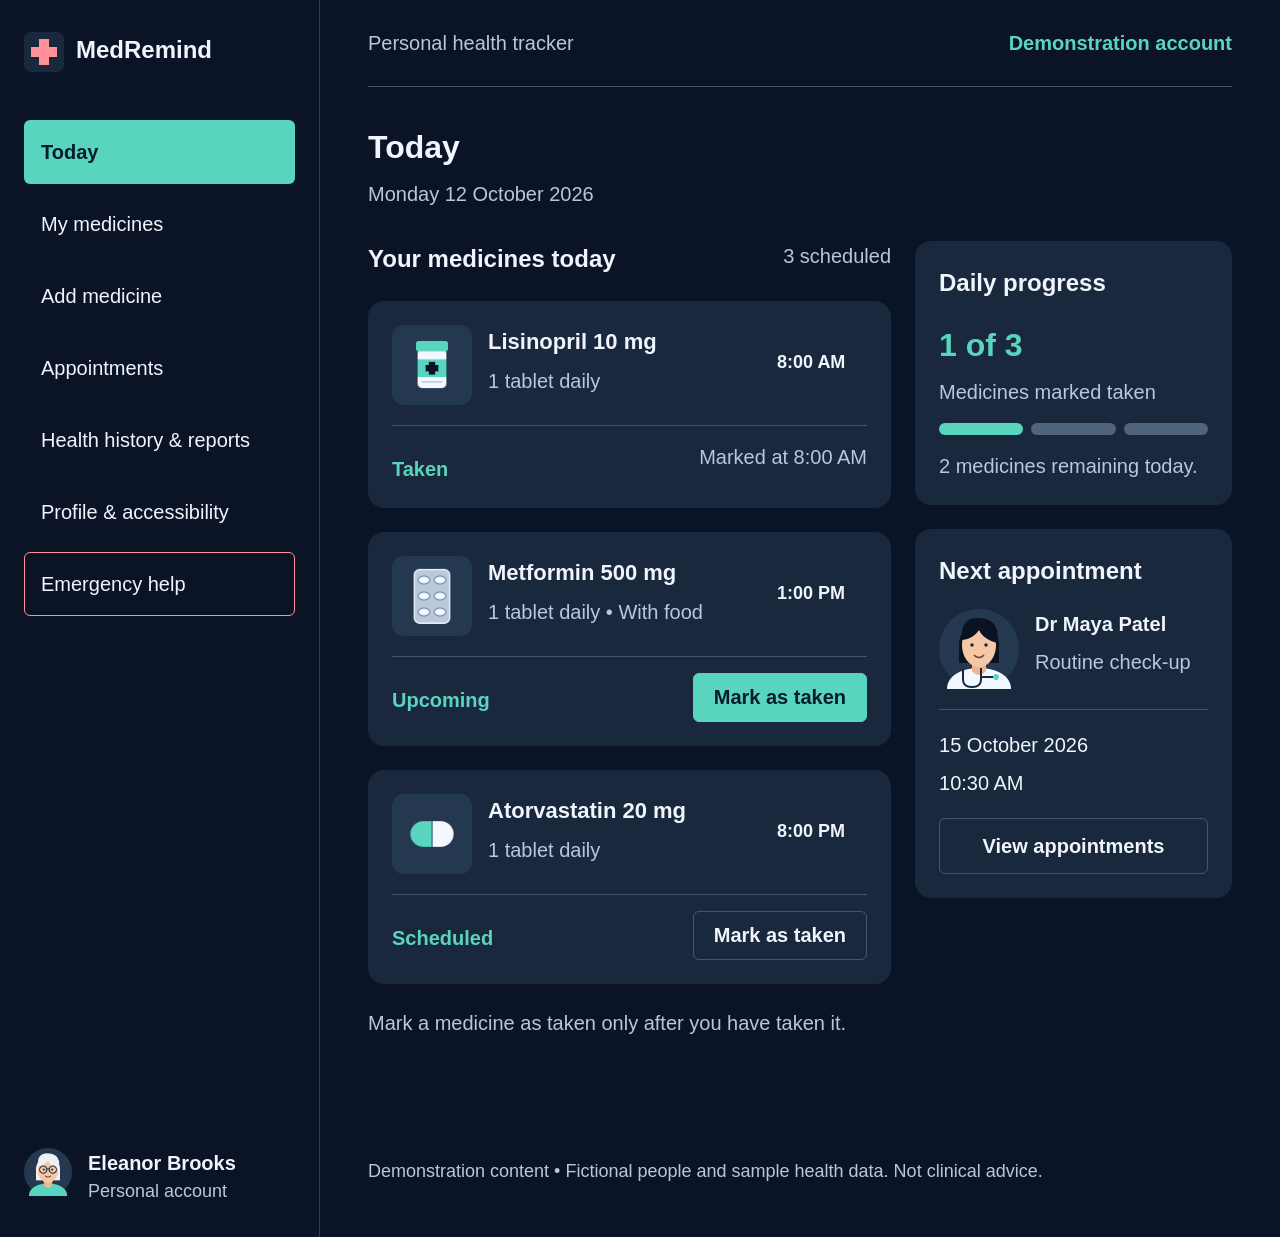
<file: index.html>
<!DOCTYPE html>
<html lang="en">
    <!-- head: sets the page title, character encoding, mobile viewport, icon and stylesheet links. -->
    <head>
        <meta charset="UTF-8">
        <meta name="viewport" content="width=device-width, initial-scale=1.0">
        <title>Today | MedRemind</title>
        <link rel="icon" href="01-today/assets/logo.png">
        <!-- Loads global.css for shared styles on every page. -->
        <link rel="stylesheet" href="global.css">
        <!-- Loads this page's style.css for the Today layout. -->
        <link rel="stylesheet" href="01-today/style.css">
    </head>
    <!-- body: contains the visible Today page. -->
    <body>
        <!-- div.site: contains the sidebar and the main content column for this page. -->
        <div class="site">
            <!-- aside.sidebar: contains the brand, page navigation and account details. -->
            <aside class="sidebar">
                <!-- a.brand: groups the logo and MedRemind name in a link back to Today. -->
                <a class="brand" href="index.html"><img class="logo" src="01-today/assets/logo.png" alt="">MedRemind</a>
                <!-- nav.navigation: contains links to all seven pages; active marks this page and emergency-link outlines Emergency help. -->
                <nav class="navigation">
                    <a class="active" href="index.html">Today</a>
                    <a class="" href="02-my-medicines/index.html">My medicines</a>
                    <a class="" href="03-add-medicine/index.html">Add medicine</a>
                    <a class="" href="04-appointments/index.html">Appointments</a>
                    <a class="" href="05-health-history/index.html">Health history &amp; reports</a>
                    <a class="" href="06-profile-accessibility/index.html">Profile &amp; accessibility</a>
                    <a class="emergency-link" href="07-emergency-help/index.html">Emergency help</a>
                </nav>
                <!-- div.account: groups Eleanor Brooks's picture, name and account description. -->
                <div class="account">
                    <img class="avatar" src="01-today/assets/eleanor.png" alt="Eleanor Brooks">
                    <strong>Eleanor Brooks</strong>
                    <p class="muted">Personal account</p>
                </div>
            </aside>
            <!-- div.content: contains the top bar, main page sections and footer beside the sidebar. -->
            <div class="content">
                <!-- header.topbar: groups the tracker label and demonstration-account label. -->
                <header class="topbar">
                    <p class="muted">Personal health tracker</p>
                    <strong>Demonstration account</strong>
                </header>
                <!-- main: contains the Today page content after the shared top bar. -->
                <main>
                    <!-- div.page-heading: groups the page title and subtitle. -->
                    <div class="page-heading">
                        <h1>Today</h1>
                        <p class="subtitle">Monday 12 October 2026</p>
                    </div>
                    <!-- div.today-layout: places today's medicine list beside the progress and appointment cards. -->
                    <div class="today-layout">
                        <!-- section: contains the Your medicines today section and its related information. -->
                        <section>
                            <!-- div.section-heading: groups a section title with its count or action link. -->
                            <div class="section-heading">
                                <h2>Your medicines today</h2>
                                <span class="muted">3 scheduled</span>
                            </div>
                            <!-- article.card.dose-card: contains the Lisinopril 10 mg section and its related information. -->
                            <article class="card dose-card">
                                <!-- div.dose-top: groups the medicine image, name, dose and scheduled time. -->
                                <div class="dose-top">
                                    <img class="card-image" src="01-today/assets/bottle.png" alt="">
                                    <!-- Unnamed div inside div.dose-top: groups the Lisinopril 10 mg name and dose description. -->
                                    <div>
                                        <h3>Lisinopril 10 mg</h3>
                                        <p class="muted">1 tablet daily</p>
                                    </div>
                                    <strong class="dose-time">8:00 AM</strong>
                                </div>
                                <!-- div.dose-bottom: groups the dose status with its recorded time or Mark as taken button. -->
                                <div class="dose-bottom">
                                    <strong class="accent">Taken</strong>
                                    <span class="muted">Marked at 8:00 AM</span>
                                </div>
                            </article>
                            <!-- article.card.dose-card: contains the Metformin 500 mg section and its related information. -->
                            <article class="card dose-card">
                                <!-- div.dose-top: groups the medicine image, name, dose and scheduled time. -->
                                <div class="dose-top">
                                    <img class="card-image" src="01-today/assets/blister.png" alt="">
                                    <!-- Unnamed div inside div.dose-top: groups the Metformin 500 mg name and dose description. -->
                                    <div>
                                        <h3>Metformin 500 mg</h3>
                                        <p class="muted">1 tablet daily &bull; With food</p>
                                    </div>
                                    <strong class="dose-time">1:00 PM</strong>
                                </div>
                                <!-- div.dose-bottom: groups the dose status with its recorded time or Mark as taken button. -->
                                <div class="dose-bottom">
                                    <strong class="accent">Upcoming</strong>
                                    <!-- button.button.primary: displays Mark as taken; disabled keeps this static layout from performing the action. -->
                                    <button class="button primary" type="button" disabled title="Static HTML and CSS layout">Mark as taken</button>
                                </div>
                            </article>
                            <!-- article.card.dose-card: contains the Atorvastatin 20 mg section and its related information. -->
                            <article class="card dose-card">
                                <!-- div.dose-top: groups the medicine image, name, dose and scheduled time. -->
                                <div class="dose-top">
                                    <img class="card-image" src="01-today/assets/capsule.png" alt="">
                                    <!-- Unnamed div inside div.dose-top: groups the Atorvastatin 20 mg name and dose description. -->
                                    <div>
                                        <h3>Atorvastatin 20 mg</h3>
                                        <p class="muted">1 tablet daily</p>
                                    </div>
                                    <strong class="dose-time">8:00 PM</strong>
                                </div>
                                <!-- div.dose-bottom: groups the dose status with its recorded time or Mark as taken button. -->
                                <div class="dose-bottom">
                                    <strong class="accent">Scheduled</strong>
                                    <!-- button.button: displays Mark as taken; disabled keeps this static layout from performing the action. -->
                                    <button class="button" type="button" disabled title="Static HTML and CSS layout">Mark as taken</button>
                                </div>
                            </article>
                            <p class="note">Mark a medicine as taken only after you have taken it.</p>
                        </section>
                        <!-- aside: groups the Daily progress and Next appointment cards in the summary column. -->
                        <aside>
                            <!-- section.card: contains the Daily progress section and its related information. -->
                            <section class="card">
                                <h2>Daily progress</h2>
                                <p class="progress-number accent">1 of 3</p>
                                <p class="muted">Medicines marked taken</p>
                                <!-- div.progress-bars: groups three progress segments, one for each scheduled medicine. -->
                                <div class="progress-bars">
                                    <span class="complete"></span>
                                    <span></span>
                                    <span></span>
                                </div>
                                <p class="muted">2 medicines remaining today.</p>
                            </section>
                            <!-- section.card: contains the Next appointment section and its related information. -->
                            <section class="card">
                                <h2>Next appointment</h2>
                                <!-- div.doctor-row: groups the doctor's portrait, name and appointment type. -->
                                <div class="doctor-row">
                                    <img class="portrait" src="01-today/assets/doctor-maya.png" alt="">
                                    <!-- Unnamed div inside div.doctor-row: groups the doctor name and appointment type. -->
                                    <div>
                                        <strong>Dr Maya Patel</strong>
                                        <p class="muted">Routine check-up</p>
                                    </div>
                                </div>
                                <hr class="divider">
                                <p>15 October 2026</p>
                                <p>10:30 AM</p>
                                <!-- a.button.full: displays the View appointments link as a button. -->
                                <a class="button full" href="04-appointments/index.html">View appointments</a>
                            </section>
                        </aside>
                    </div>
                </main>
                <!-- footer: identifies the people and health records as demonstration content. -->
                <footer>
                    Demonstration content &bull; Fictional people and sample health data. Not clinical advice.
                </footer>
            </div>
        </div>
    </body>
</html>
</file>
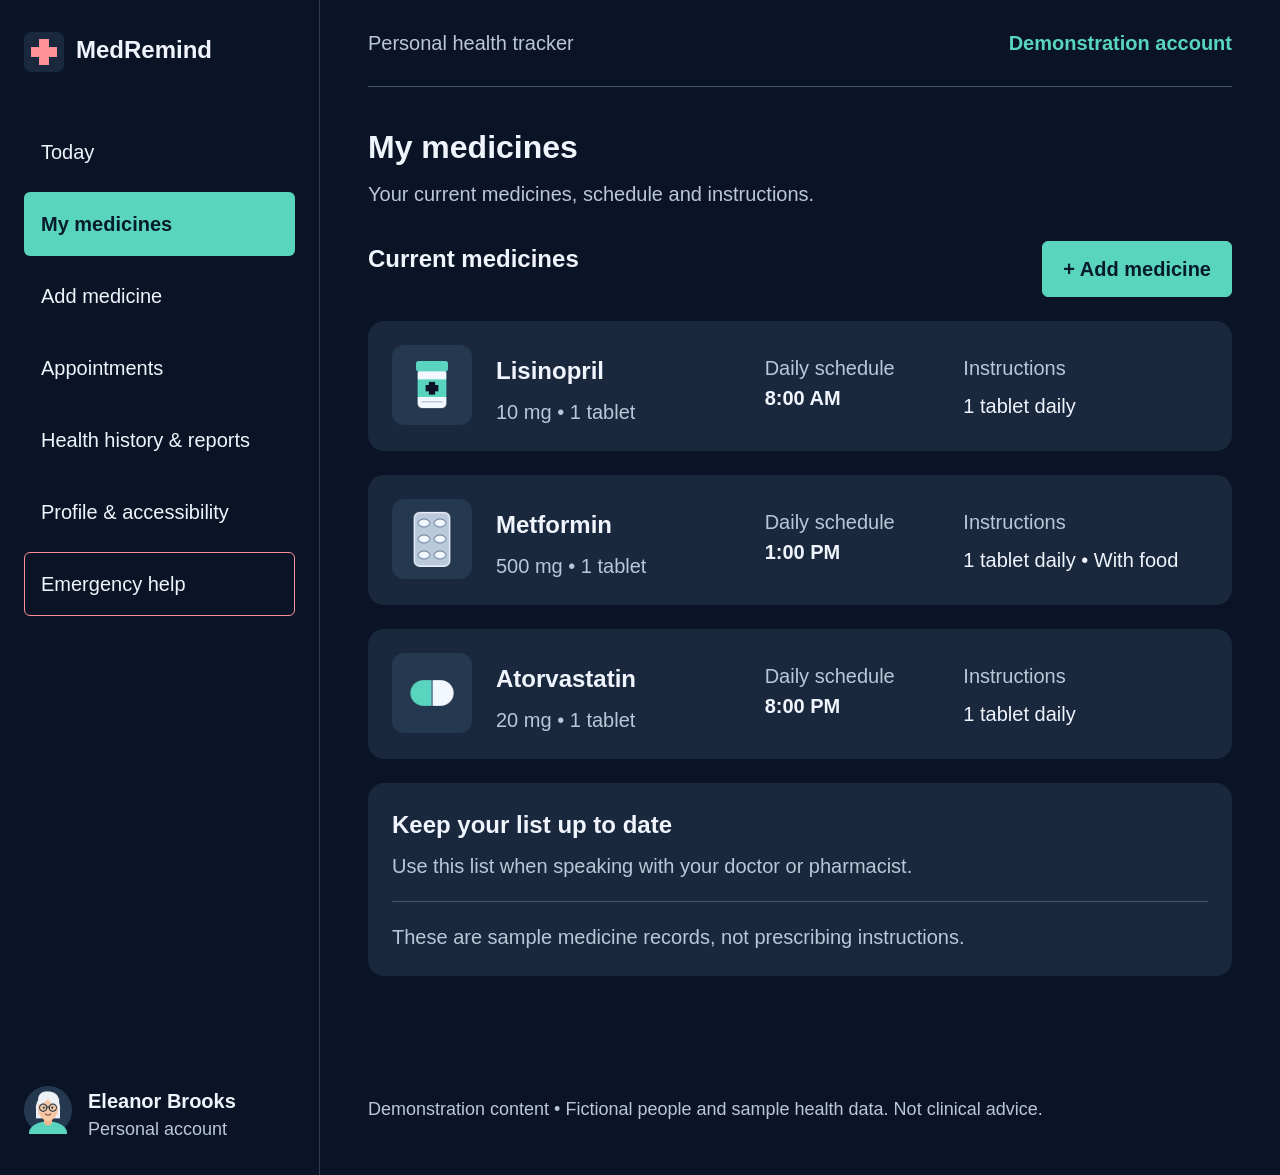
<file: 02-my-medicines/index.html>
<!DOCTYPE html>
<html lang="en">
    <!-- head: sets the page title, character encoding, mobile viewport, icon and stylesheet links. -->
    <head>
        <meta charset="UTF-8">
        <meta name="viewport" content="width=device-width, initial-scale=1.0">
        <title>My medicines | MedRemind</title>
        <link rel="icon" href="../01-today/assets/logo.png">
        <!-- Loads global.css for shared styles on every page. -->
        <link rel="stylesheet" href="../global.css">
        <!-- Loads this page's style.css for the My medicines layout. -->
        <link rel="stylesheet" href="style.css">
    </head>
    <!-- body: contains the visible My medicines page. -->
    <body>
        <!-- div.site: contains the sidebar and the main content column for this page. -->
        <div class="site">
            <!-- aside.sidebar: contains the brand, page navigation and account details. -->
            <aside class="sidebar">
                <!-- a.brand: groups the logo and MedRemind name in a link back to Today. -->
                <a class="brand" href="../index.html"><img class="logo" src="../01-today/assets/logo.png" alt="">MedRemind</a>
                <!-- nav.navigation: contains links to all seven pages; active marks this page and emergency-link outlines Emergency help. -->
                <nav class="navigation">
                    <a class="" href="../index.html">Today</a>
                    <a class="active" href="../02-my-medicines/index.html">My medicines</a>
                    <a class="" href="../03-add-medicine/index.html">Add medicine</a>
                    <a class="" href="../04-appointments/index.html">Appointments</a>
                    <a class="" href="../05-health-history/index.html">Health history &amp; reports</a>
                    <a class="" href="../06-profile-accessibility/index.html">Profile &amp; accessibility</a>
                    <a class="emergency-link" href="../07-emergency-help/index.html">Emergency help</a>
                </nav>
                <!-- div.account: groups Eleanor Brooks's picture, name and account description. -->
                <div class="account">
                    <img class="avatar" src="../01-today/assets/eleanor.png" alt="Eleanor Brooks">
                    <strong>Eleanor Brooks</strong>
                    <p class="muted">Personal account</p>
                </div>
            </aside>
            <!-- div.content: contains the top bar, main page sections and footer beside the sidebar. -->
            <div class="content">
                <!-- header.topbar: groups the tracker label and demonstration-account label. -->
                <header class="topbar">
                    <p class="muted">Personal health tracker</p>
                    <strong>Demonstration account</strong>
                </header>
                <!-- main: contains the My medicines page content after the shared top bar. -->
                <main>
                    <!-- div.page-heading: groups the page title and subtitle. -->
                    <div class="page-heading">
                        <h1>My medicines</h1>
                        <p class="subtitle">Your current medicines, schedule and instructions.</p>
                    </div>
                    <!-- div.section-heading: groups a section title with its count or action link. -->
                    <div class="section-heading">
                        <h2>Current medicines</h2>
                        <!-- a.button.primary: displays the + Add medicine link as a button. -->
                        <a class="button primary" href="../03-add-medicine/index.html">+ Add medicine</a>
                    </div>
                    <!-- article.medicine-row: groups one medicine's image, name, dose, schedule and instructions. -->
                    <article class="card medicine-row">
                        <img class="card-image" src="../01-today/assets/bottle.png" alt="">
                        <!-- Unnamed div inside article.card.medicine-row: groups the Lisinopril name and dose. -->
                        <div>
                            <h3>Lisinopril</h3>
                            <p class="muted">10 mg &bull; 1 tablet</p>
                        </div>
                        <!-- Unnamed div inside article.card.medicine-row: groups the schedule label and medicine time. -->
                        <div>
                            <p class="muted">Daily schedule</p>
                            <strong>8:00 AM</strong>
                        </div>
                        <!-- Unnamed div inside article.card.medicine-row: groups the instructions label and medicine directions. -->
                        <div>
                            <p class="muted">Instructions</p>
                            <p>1 tablet daily</p>
                        </div>
                    </article>
                    <!-- article.medicine-row: groups one medicine's image, name, dose, schedule and instructions. -->
                    <article class="card medicine-row">
                        <img class="card-image" src="../01-today/assets/blister.png" alt="">
                        <!-- Unnamed div inside article.card.medicine-row: groups the Metformin name and dose. -->
                        <div>
                            <h3>Metformin</h3>
                            <p class="muted">500 mg &bull; 1 tablet</p>
                        </div>
                        <!-- Unnamed div inside article.card.medicine-row: groups the schedule label and medicine time. -->
                        <div>
                            <p class="muted">Daily schedule</p>
                            <strong>1:00 PM</strong>
                        </div>
                        <!-- Unnamed div inside article.card.medicine-row: groups the instructions label and medicine directions. -->
                        <div>
                            <p class="muted">Instructions</p>
                            <p>1 tablet daily &bull; With food</p>
                        </div>
                    </article>
                    <!-- article.medicine-row: groups one medicine's image, name, dose, schedule and instructions. -->
                    <article class="card medicine-row">
                        <img class="card-image" src="../01-today/assets/capsule.png" alt="">
                        <!-- Unnamed div inside article.card.medicine-row: groups the Atorvastatin name and dose. -->
                        <div>
                            <h3>Atorvastatin</h3>
                            <p class="muted">20 mg &bull; 1 tablet</p>
                        </div>
                        <!-- Unnamed div inside article.card.medicine-row: groups the schedule label and medicine time. -->
                        <div>
                            <p class="muted">Daily schedule</p>
                            <strong>8:00 PM</strong>
                        </div>
                        <!-- Unnamed div inside article.card.medicine-row: groups the instructions label and medicine directions. -->
                        <div>
                            <p class="muted">Instructions</p>
                            <p>1 tablet daily</p>
                        </div>
                    </article>
                    <!-- aside.card: contains the Keep your list up to date section and its related information. -->
                    <aside class="card">
                        <h3>Keep your list up to date</h3>
                        <p class="muted">Use this list when speaking with your doctor or pharmacist.</p>
                        <hr class="divider">
                        <p class="muted">These are sample medicine records, not prescribing instructions.</p>
                    </aside>
                </main>
                <!-- footer: identifies the people and health records as demonstration content. -->
                <footer>
                    Demonstration content &bull; Fictional people and sample health data. Not clinical advice.
                </footer>
            </div>
        </div>
    </body>
</html>
</file>
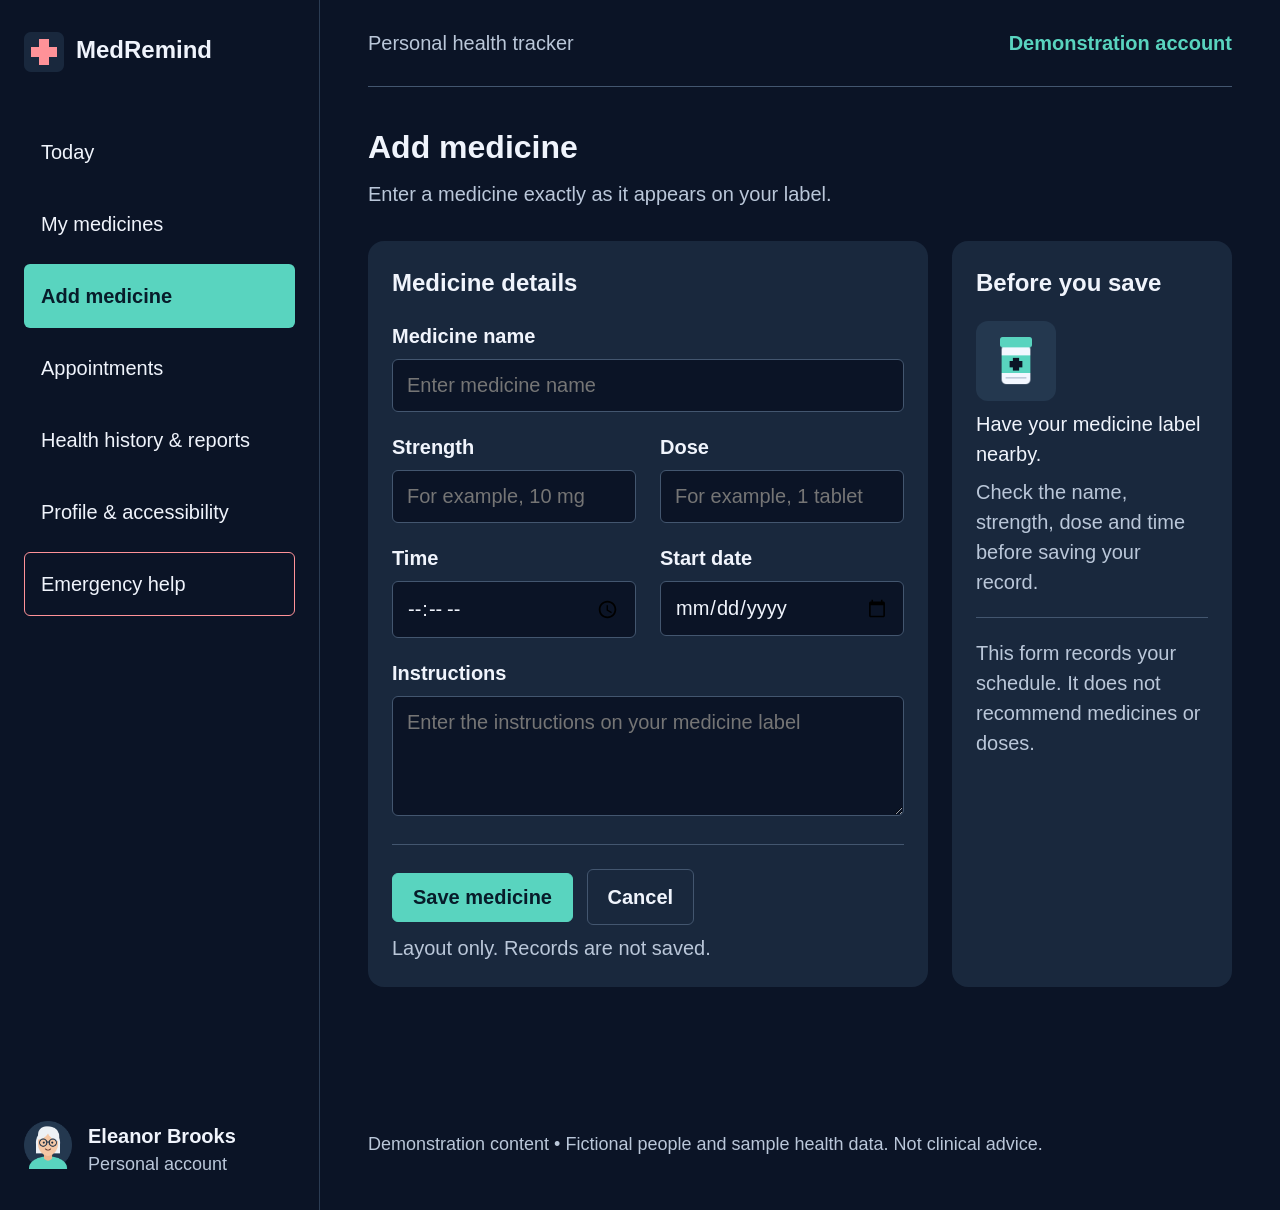
<file: 03-add-medicine/index.html>
<!DOCTYPE html>
<html lang="en">
    <!-- head: sets the page title, character encoding, mobile viewport, icon and stylesheet links. -->
    <head>
        <meta charset="UTF-8">
        <meta name="viewport" content="width=device-width, initial-scale=1.0">
        <title>Add medicine | MedRemind</title>
        <link rel="icon" href="../01-today/assets/logo.png">
        <!-- Loads global.css for shared styles on every page. -->
        <link rel="stylesheet" href="../global.css">
        <!-- Loads this page's style.css for the Add medicine layout. -->
        <link rel="stylesheet" href="style.css">
    </head>
    <!-- body: contains the visible Add medicine page. -->
    <body>
        <!-- div.site: contains the sidebar and the main content column for this page. -->
        <div class="site">
            <!-- aside.sidebar: contains the brand, page navigation and account details. -->
            <aside class="sidebar">
                <!-- a.brand: groups the logo and MedRemind name in a link back to Today. -->
                <a class="brand" href="../index.html"><img class="logo" src="../01-today/assets/logo.png" alt="">MedRemind</a>
                <!-- nav.navigation: contains links to all seven pages; active marks this page and emergency-link outlines Emergency help. -->
                <nav class="navigation">
                    <a class="" href="../index.html">Today</a>
                    <a class="" href="../02-my-medicines/index.html">My medicines</a>
                    <a class="active" href="../03-add-medicine/index.html">Add medicine</a>
                    <a class="" href="../04-appointments/index.html">Appointments</a>
                    <a class="" href="../05-health-history/index.html">Health history &amp; reports</a>
                    <a class="" href="../06-profile-accessibility/index.html">Profile &amp; accessibility</a>
                    <a class="emergency-link" href="../07-emergency-help/index.html">Emergency help</a>
                </nav>
                <!-- div.account: groups Eleanor Brooks's picture, name and account description. -->
                <div class="account">
                    <img class="avatar" src="../01-today/assets/eleanor.png" alt="Eleanor Brooks">
                    <strong>Eleanor Brooks</strong>
                    <p class="muted">Personal account</p>
                </div>
            </aside>
            <!-- div.content: contains the top bar, main page sections and footer beside the sidebar. -->
            <div class="content">
                <!-- header.topbar: groups the tracker label and demonstration-account label. -->
                <header class="topbar">
                    <p class="muted">Personal health tracker</p>
                    <strong>Demonstration account</strong>
                </header>
                <!-- main: contains the Add medicine page content after the shared top bar. -->
                <main>
                    <!-- div.page-heading: groups the page title and subtitle. -->
                    <div class="page-heading">
                        <h1>Add medicine</h1>
                        <p class="subtitle">Enter a medicine exactly as it appears on your label.</p>
                    </div>
                    <!-- div.add-layout: places the medicine-entry form beside the label-checking instructions. -->
                    <div class="add-layout">
                        <!-- form.card: groups the medicine-entry fields; this HTML/CSS layout does not save records. -->
                        <form class="card">
                            <h2>Medicine details</h2>
                            <!-- div.field: groups the Medicine name label and its input control. -->
                            <div class="field">
                                <label for="medicine-name">Medicine name</label>
                                <input id="medicine-name" type="text" placeholder="Enter medicine name" required>
                            </div>
                            <!-- div.field-pair: groups two related form fields in one row on desktop. -->
                            <div class="field-pair">
                                <!-- div.field: groups the Strength label and its input control. -->
                                <div class="field">
                                    <label for="strength">Strength</label>
                                    <input id="strength" type="text" placeholder="For example, 10 mg" required>
                                </div>
                                <!-- div.field: groups the Dose label and its input control. -->
                                <div class="field">
                                    <label for="dose">Dose</label>
                                    <input id="dose" type="text" placeholder="For example, 1 tablet" required>
                                </div>
                            </div>
                            <!-- div.field-pair: groups two related form fields in one row on desktop. -->
                            <div class="field-pair">
                                <!-- div.field: groups the Time label and its input control. -->
                                <div class="field">
                                    <label for="medicine-time">Time</label>
                                    <input id="medicine-time" type="time" required>
                                </div>
                                <!-- div.field: groups the Start date label and its input control. -->
                                <div class="field">
                                    <label for="start-date">Start date</label>
                                    <input id="start-date" type="date" required>
                                </div>
                            </div>
                            <!-- div.field: groups the Instructions label and its input control. -->
                            <div class="field">
                                <label for="instructions">Instructions</label>
                                <textarea id="instructions" rows="4" placeholder="Enter the instructions on your medicine label"></textarea>
                            </div>
                            <!-- div.form-actions: groups the Save medicine button and Cancel link. -->
                            <div class="form-actions">
                                <!-- button.button.primary: displays Save medicine; disabled keeps this static layout from performing the action. -->
                                <button class="button primary" type="button" disabled title="Static HTML and CSS layout">Save medicine</button>
                                <!-- a.button: displays the Cancel link as a button. -->
                                <a class="button" href="../02-my-medicines/index.html">Cancel</a>
                            </div>
                            <p class="note">Layout only. Records are not saved.</p>
                        </form>
                        <!-- aside.card: contains the Before you save section and its related information. -->
                        <aside class="card">
                            <h2>Before you save</h2>
                            <img class="card-image" src="../01-today/assets/bottle.png" alt="">
                            <p>Have your medicine label nearby.</p>
                            <p class="muted">Check the name, strength, dose and time before saving your record.</p>
                            <hr class="divider">
                            <p class="muted">This form records your schedule. It does not recommend medicines or doses.</p>
                        </aside>
                    </div>
                </main>
                <!-- footer: identifies the people and health records as demonstration content. -->
                <footer>
                    Demonstration content &bull; Fictional people and sample health data. Not clinical advice.
                </footer>
            </div>
        </div>
    </body>
</html>
</file>
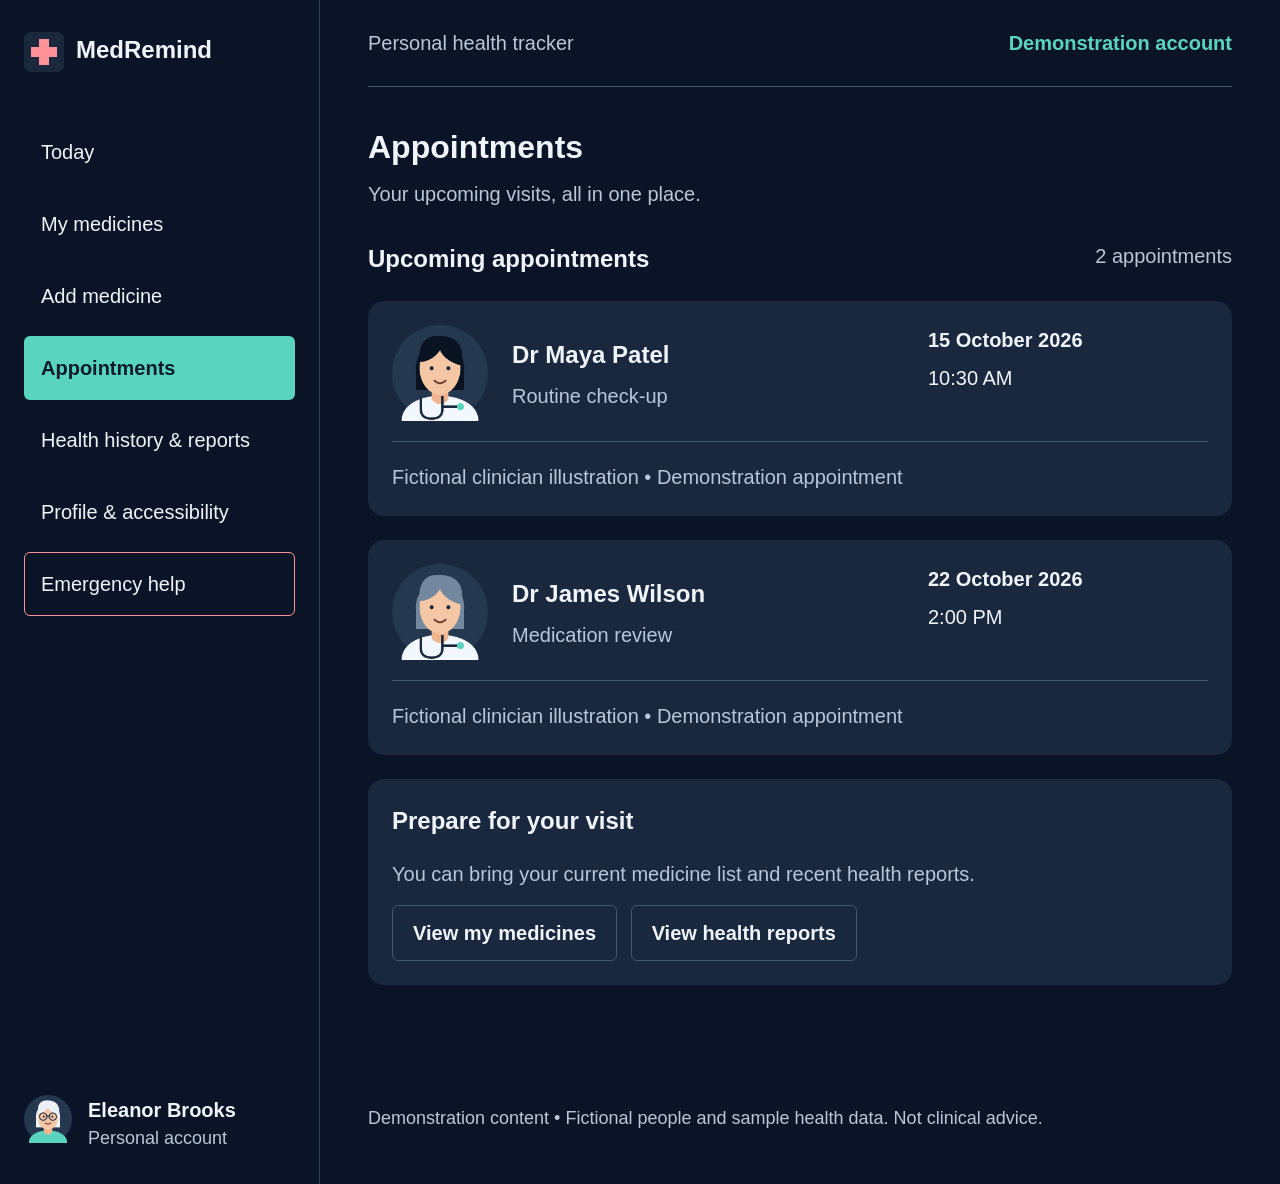
<file: 04-appointments/index.html>
<!DOCTYPE html>
<html lang="en">
    <!-- head: sets the page title, character encoding, mobile viewport, icon and stylesheet links. -->
    <head>
        <meta charset="UTF-8">
        <meta name="viewport" content="width=device-width, initial-scale=1.0">
        <title>Appointments | MedRemind</title>
        <link rel="icon" href="../01-today/assets/logo.png">
        <!-- Loads global.css for shared styles on every page. -->
        <link rel="stylesheet" href="../global.css">
        <!-- Loads this page's style.css for the Appointments layout. -->
        <link rel="stylesheet" href="style.css">
    </head>
    <!-- body: contains the visible Appointments page. -->
    <body>
        <!-- div.site: contains the sidebar and the main content column for this page. -->
        <div class="site">
            <!-- aside.sidebar: contains the brand, page navigation and account details. -->
            <aside class="sidebar">
                <!-- a.brand: groups the logo and MedRemind name in a link back to Today. -->
                <a class="brand" href="../index.html"><img class="logo" src="../01-today/assets/logo.png" alt="">MedRemind</a>
                <!-- nav.navigation: contains links to all seven pages; active marks this page and emergency-link outlines Emergency help. -->
                <nav class="navigation">
                    <a class="" href="../index.html">Today</a>
                    <a class="" href="../02-my-medicines/index.html">My medicines</a>
                    <a class="" href="../03-add-medicine/index.html">Add medicine</a>
                    <a class="active" href="../04-appointments/index.html">Appointments</a>
                    <a class="" href="../05-health-history/index.html">Health history &amp; reports</a>
                    <a class="" href="../06-profile-accessibility/index.html">Profile &amp; accessibility</a>
                    <a class="emergency-link" href="../07-emergency-help/index.html">Emergency help</a>
                </nav>
                <!-- div.account: groups Eleanor Brooks's picture, name and account description. -->
                <div class="account">
                    <img class="avatar" src="../01-today/assets/eleanor.png" alt="Eleanor Brooks">
                    <strong>Eleanor Brooks</strong>
                    <p class="muted">Personal account</p>
                </div>
            </aside>
            <!-- div.content: contains the top bar, main page sections and footer beside the sidebar. -->
            <div class="content">
                <!-- header.topbar: groups the tracker label and demonstration-account label. -->
                <header class="topbar">
                    <p class="muted">Personal health tracker</p>
                    <strong>Demonstration account</strong>
                </header>
                <!-- main: contains the Appointments page content after the shared top bar. -->
                <main>
                    <!-- div.page-heading: groups the page title and subtitle. -->
                    <div class="page-heading">
                        <h1>Appointments</h1>
                        <p class="subtitle">Your upcoming visits, all in one place.</p>
                    </div>
                    <!-- div.section-heading: groups a section title with its count or action link. -->
                    <div class="section-heading">
                        <h2>Upcoming appointments</h2>
                        <span class="muted">2 appointments</span>
                    </div>
                    <!-- article.card: contains the Dr Maya Patel section and its related information. -->
                    <article class="card">
                        <!-- div.appointment-row: groups the doctor's portrait, visit details, date and time. -->
                        <div class="appointment-row">
                            <img class="portrait" src="../01-today/assets/doctor-maya.png" alt="Dr Maya Patel">
                            <!-- Unnamed div inside div.appointment-row: groups the doctor name and visit type. -->
                            <div>
                                <h3>Dr Maya Patel</h3>
                                <p class="muted">Routine check-up</p>
                            </div>
                            <!-- Unnamed div inside div.appointment-row: groups the appointment date and time. -->
                            <div>
                                <strong>15 October 2026</strong>
                                <p>10:30 AM</p>
                            </div>
                        </div>
                        <hr class="divider">
                        <p class="muted">Fictional clinician illustration &bull; Demonstration appointment</p>
                    </article>
                    <!-- article.card: contains the Dr James Wilson section and its related information. -->
                    <article class="card">
                        <!-- div.appointment-row: groups the doctor's portrait, visit details, date and time. -->
                        <div class="appointment-row">
                            <img class="portrait" src="../01-today/assets/doctor-james.png" alt="Dr James Wilson">
                            <!-- Unnamed div inside div.appointment-row: groups the doctor name and visit type. -->
                            <div>
                                <h3>Dr James Wilson</h3>
                                <p class="muted">Medication review</p>
                            </div>
                            <!-- Unnamed div inside div.appointment-row: groups the appointment date and time. -->
                            <div>
                                <strong>22 October 2026</strong>
                                <p>2:00 PM</p>
                            </div>
                        </div>
                        <hr class="divider">
                        <p class="muted">Fictional clinician illustration &bull; Demonstration appointment</p>
                    </article>
                    <!-- section.card.visit-card: contains the Prepare for your visit section and its related information. -->
                    <section class="card visit-card">
                        <h2>Prepare for your visit</h2>
                        <p class="muted">You can bring your current medicine list and recent health reports.</p>
                        <!-- a.button: displays the View my medicines link as a button. -->
                        <a class="button" href="../02-my-medicines/index.html">View my medicines</a>
                        <!-- a.button: displays the View health reports link as a button. -->
                        <a class="button" href="../05-health-history/index.html">View health reports</a>
                    </section>
                </main>
                <!-- footer: identifies the people and health records as demonstration content. -->
                <footer>
                    Demonstration content &bull; Fictional people and sample health data. Not clinical advice.
                </footer>
            </div>
        </div>
    </body>
</html>
</file>
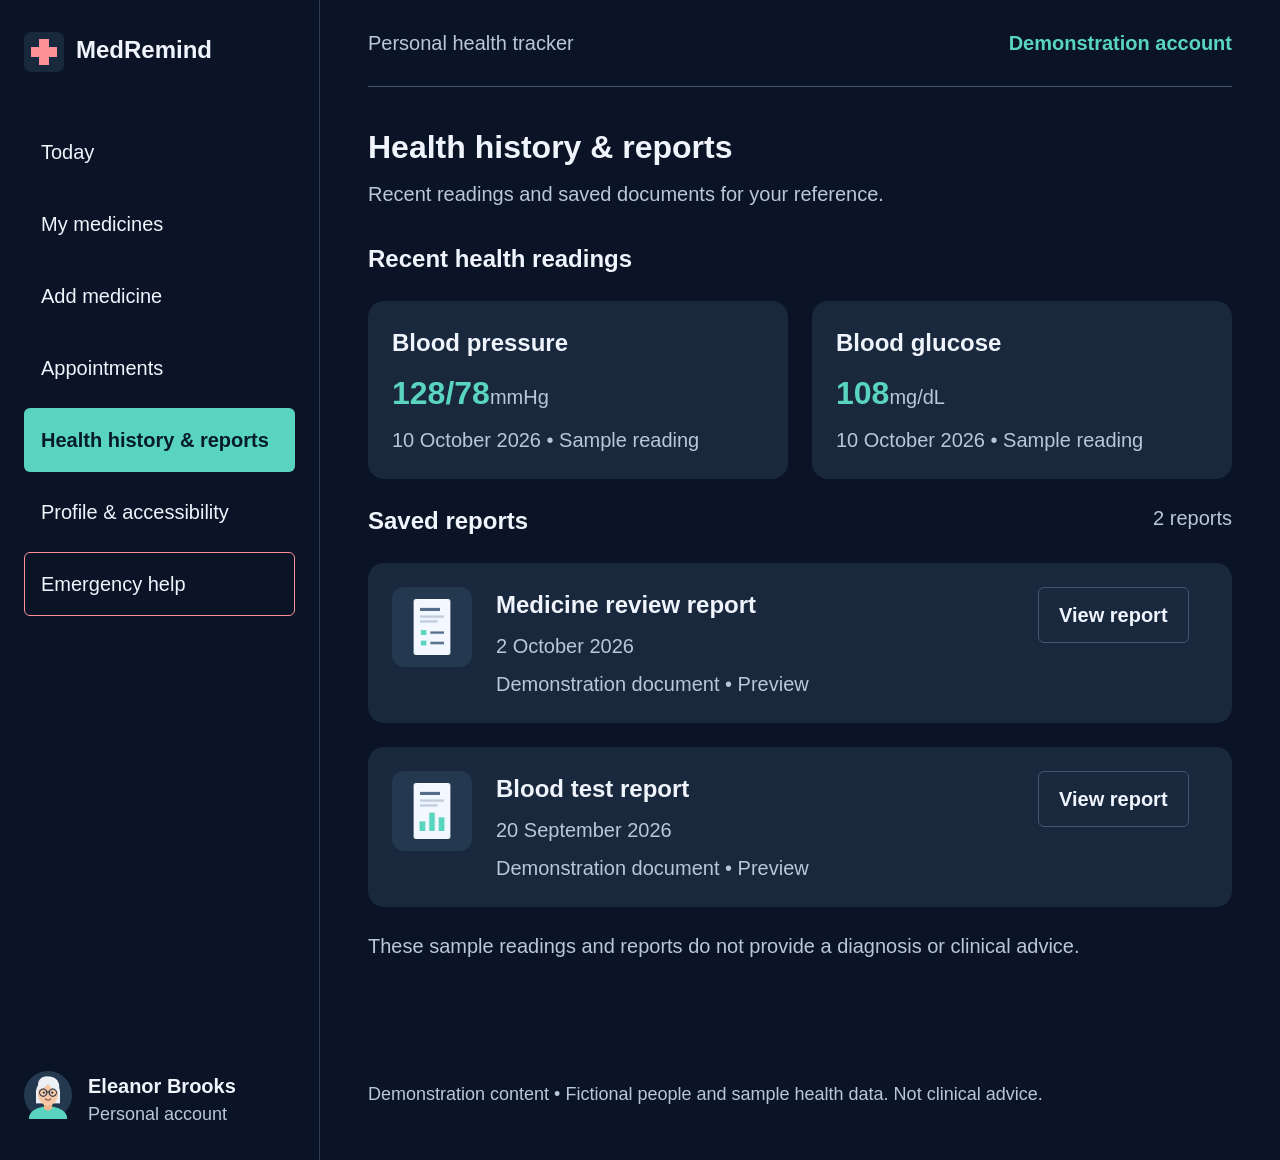
<file: 05-health-history/index.html>
<!DOCTYPE html>
<html lang="en">
    <!-- head: sets the page title, character encoding, mobile viewport, icon and stylesheet links. -->
    <head>
        <meta charset="UTF-8">
        <meta name="viewport" content="width=device-width, initial-scale=1.0">
        <title>Health history &amp; reports | MedRemind</title>
        <link rel="icon" href="../01-today/assets/logo.png">
        <!-- Loads global.css for shared styles on every page. -->
        <link rel="stylesheet" href="../global.css">
        <!-- Loads this page's style.css for the Health history & reports layout. -->
        <link rel="stylesheet" href="style.css">
    </head>
    <!-- body: contains the visible Health history & reports page. -->
    <body>
        <!-- div.site: contains the sidebar and the main content column for this page. -->
        <div class="site">
            <!-- aside.sidebar: contains the brand, page navigation and account details. -->
            <aside class="sidebar">
                <!-- a.brand: groups the logo and MedRemind name in a link back to Today. -->
                <a class="brand" href="../index.html"><img class="logo" src="../01-today/assets/logo.png" alt="">MedRemind</a>
                <!-- nav.navigation: contains links to all seven pages; active marks this page and emergency-link outlines Emergency help. -->
                <nav class="navigation">
                    <a class="" href="../index.html">Today</a>
                    <a class="" href="../02-my-medicines/index.html">My medicines</a>
                    <a class="" href="../03-add-medicine/index.html">Add medicine</a>
                    <a class="" href="../04-appointments/index.html">Appointments</a>
                    <a class="active" href="../05-health-history/index.html">Health history &amp; reports</a>
                    <a class="" href="../06-profile-accessibility/index.html">Profile &amp; accessibility</a>
                    <a class="emergency-link" href="../07-emergency-help/index.html">Emergency help</a>
                </nav>
                <!-- div.account: groups Eleanor Brooks's picture, name and account description. -->
                <div class="account">
                    <img class="avatar" src="../01-today/assets/eleanor.png" alt="Eleanor Brooks">
                    <strong>Eleanor Brooks</strong>
                    <p class="muted">Personal account</p>
                </div>
            </aside>
            <!-- div.content: contains the top bar, main page sections and footer beside the sidebar. -->
            <div class="content">
                <!-- header.topbar: groups the tracker label and demonstration-account label. -->
                <header class="topbar">
                    <p class="muted">Personal health tracker</p>
                    <strong>Demonstration account</strong>
                </header>
                <!-- main: contains the Health history & reports page content after the shared top bar. -->
                <main>
                    <!-- div.page-heading: groups the page title and subtitle. -->
                    <div class="page-heading">
                        <h1>Health history &amp; reports</h1>
                        <p class="subtitle">Recent readings and saved documents for your reference.</p>
                    </div>
                    <h2 class="reading-title">Recent health readings</h2>
                    <!-- div.readings: groups the blood-pressure and blood-glucose cards. -->
                    <div class="readings">
                        <!-- article.card: contains the Blood pressure section and its related information. -->
                        <article class="card">
                            <h3>Blood pressure</h3>
                            <p><strong class="reading-value accent">128/78</strong><span class="muted">mmHg</span></p>
                            <p class="muted">10 October 2026 &bull; Sample reading</p>
                        </article>
                        <!-- article.card: contains the Blood glucose section and its related information. -->
                        <article class="card">
                            <h3>Blood glucose</h3>
                            <p><strong class="reading-value accent">108</strong><span class="muted">mg/dL</span></p>
                            <p class="muted">10 October 2026 &bull; Sample reading</p>
                        </article>
                    </div>
                    <!-- div.section-heading: groups a section title with its count or action link. -->
                    <div class="section-heading">
                        <h2>Saved reports</h2>
                        <span class="muted">2 reports</span>
                    </div>
                    <!-- article.report-row: groups a report image, document details and expandable preview. -->
                    <article class="card report-row">
                        <img class="card-image" src="../01-today/assets/report-medicine.png" alt="">
                        <!-- Unnamed div inside article.card.report-row: groups the report title, date and document description. -->
                        <div>
                            <h3>Medicine review report</h3>
                            <p class="muted">2 October 2026</p>
                            <p class="muted">Demonstration document &bull; Preview</p>
                        </div>
                        <!-- details: opens and closes this report preview using native HTML, without JavaScript. -->
                        <details>
                            <!-- summary.button: is the clickable heading that toggles the report preview. -->
                            <summary class="button">View report</summary>
                            <p class="muted">Sample report for Eleanor Brooks. Demonstration content.</p>
                        </details>
                    </article>
                    <!-- article.report-row: groups a report image, document details and expandable preview. -->
                    <article class="card report-row">
                        <img class="card-image" src="../01-today/assets/report-blood.png" alt="">
                        <!-- Unnamed div inside article.card.report-row: groups the report title, date and document description. -->
                        <div>
                            <h3>Blood test report</h3>
                            <p class="muted">20 September 2026</p>
                            <p class="muted">Demonstration document &bull; Preview</p>
                        </div>
                        <!-- details: opens and closes this report preview using native HTML, without JavaScript. -->
                        <details>
                            <!-- summary.button: is the clickable heading that toggles the report preview. -->
                            <summary class="button">View report</summary>
                            <p class="muted">Sample report for Eleanor Brooks. Demonstration content.</p>
                        </details>
                    </article>
                    <p class="note">These sample readings and reports do not provide a diagnosis or clinical advice.</p>
                </main>
                <!-- footer: identifies the people and health records as demonstration content. -->
                <footer>
                    Demonstration content &bull; Fictional people and sample health data. Not clinical advice.
                </footer>
            </div>
        </div>
    </body>
</html>
</file>
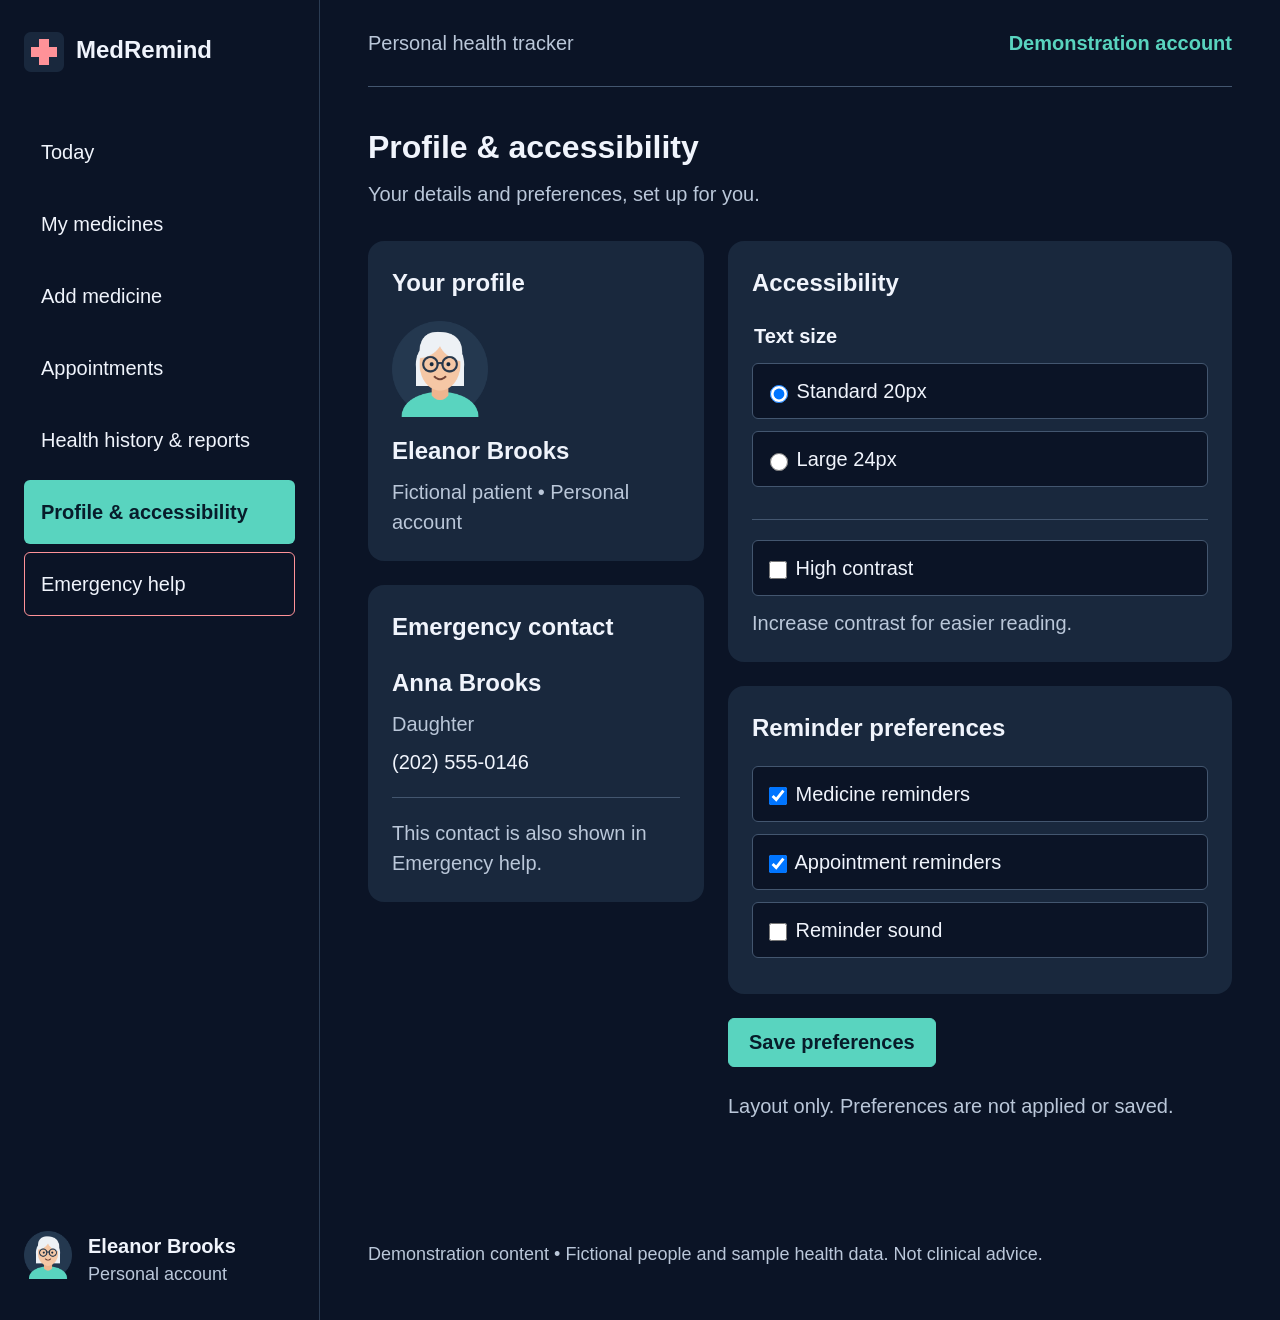
<file: 06-profile-accessibility/index.html>
<!DOCTYPE html>
<html lang="en">
    <!-- head: sets the page title, character encoding, mobile viewport, icon and stylesheet links. -->
    <head>
        <meta charset="UTF-8">
        <meta name="viewport" content="width=device-width, initial-scale=1.0">
        <title>Profile &amp; accessibility | MedRemind</title>
        <link rel="icon" href="../01-today/assets/logo.png">
        <!-- Loads global.css for shared styles on every page. -->
        <link rel="stylesheet" href="../global.css">
        <!-- Loads this page's style.css for the Profile & accessibility layout. -->
        <link rel="stylesheet" href="style.css">
    </head>
    <!-- body: contains the visible Profile & accessibility page. -->
    <body>
        <!-- div.site: contains the sidebar and the main content column for this page. -->
        <div class="site">
            <!-- aside.sidebar: contains the brand, page navigation and account details. -->
            <aside class="sidebar">
                <!-- a.brand: groups the logo and MedRemind name in a link back to Today. -->
                <a class="brand" href="../index.html"><img class="logo" src="../01-today/assets/logo.png" alt="">MedRemind</a>
                <!-- nav.navigation: contains links to all seven pages; active marks this page and emergency-link outlines Emergency help. -->
                <nav class="navigation">
                    <a class="" href="../index.html">Today</a>
                    <a class="" href="../02-my-medicines/index.html">My medicines</a>
                    <a class="" href="../03-add-medicine/index.html">Add medicine</a>
                    <a class="" href="../04-appointments/index.html">Appointments</a>
                    <a class="" href="../05-health-history/index.html">Health history &amp; reports</a>
                    <a class="active" href="../06-profile-accessibility/index.html">Profile &amp; accessibility</a>
                    <a class="emergency-link" href="../07-emergency-help/index.html">Emergency help</a>
                </nav>
                <!-- div.account: groups Eleanor Brooks's picture, name and account description. -->
                <div class="account">
                    <img class="avatar" src="../01-today/assets/eleanor.png" alt="Eleanor Brooks">
                    <strong>Eleanor Brooks</strong>
                    <p class="muted">Personal account</p>
                </div>
            </aside>
            <!-- div.content: contains the top bar, main page sections and footer beside the sidebar. -->
            <div class="content">
                <!-- header.topbar: groups the tracker label and demonstration-account label. -->
                <header class="topbar">
                    <p class="muted">Personal health tracker</p>
                    <strong>Demonstration account</strong>
                </header>
                <!-- main: contains the Profile & accessibility page content after the shared top bar. -->
                <main>
                    <!-- div.page-heading: groups the page title and subtitle. -->
                    <div class="page-heading">
                        <h1>Profile &amp; accessibility</h1>
                        <p class="subtitle">Your details and preferences, set up for you.</p>
                    </div>
                    <!-- div.profile-layout: places profile and contact cards beside the preference controls. -->
                    <div class="profile-layout">
                        <!-- Unnamed div inside div.profile-layout: groups the profile and emergency-contact cards in the left column. -->
                        <div>
                            <!-- section.card.profile-card: contains the Your profile section and its related information. -->
                            <section class="card profile-card">
                                <h2>Your profile</h2>
                                <img class="portrait" src="../01-today/assets/eleanor.png" alt="Eleanor Brooks">
                                <h3>Eleanor Brooks</h3>
                                <p class="muted">Fictional patient &bull; Personal account</p>
                            </section>
                            <!-- section.card: contains the Emergency contact section and its related information. -->
                            <section class="card">
                                <h2>Emergency contact</h2>
                                <h3>Anna Brooks</h3>
                                <p class="muted">Daughter</p>
                                <p>(202) 555-0146</p>
                                <hr class="divider">
                                <p class="muted">This contact is also shown in Emergency help.</p>
                            </section>
                        </div>
                        <!-- form: groups accessibility and reminder controls; selections are not applied or saved. -->
                        <form>
                            <!-- section.card: contains the Accessibility section and its related information. -->
                            <section class="card">
                                <h2>Accessibility</h2>
                                <!-- fieldset: groups the Text size radio buttons so only one size can be selected. -->
                                <fieldset>
                                    <legend>Text size</legend>
                                    <!-- label.choice: groups the Standard 20px option with its radio button or checkbox. -->
                                    <label class="choice"><input type="radio" name="text-size" value="standard" checked> Standard 20px</label>
                                    <!-- label.choice: groups the Large 24px option with its radio button or checkbox. -->
                                    <label class="choice"><input type="radio" name="text-size" value="large"> Large 24px</label>
                                </fieldset>
                                <hr class="divider">
                                <!-- label.choice: groups the High contrast option with its radio button or checkbox. -->
                                <label class="choice"><input type="checkbox" name="contrast"> High contrast</label>
                                <p class="muted">Increase contrast for easier reading.</p>
                            </section>
                            <!-- section.card: contains the Reminder preferences section and its related information. -->
                            <section class="card">
                                <h2>Reminder preferences</h2>
                                <!-- label.choice: groups the Medicine reminders option with its radio button or checkbox. -->
                                <label class="choice"><input type="checkbox" name="medicine-reminders" checked> Medicine reminders</label>
                                <!-- label.choice: groups the Appointment reminders option with its radio button or checkbox. -->
                                <label class="choice"><input type="checkbox" name="appointment-reminders" checked> Appointment reminders</label>
                                <!-- label.choice: groups the Reminder sound option with its radio button or checkbox. -->
                                <label class="choice"><input type="checkbox" name="sound"> Reminder sound</label>
                            </section>
                            <!-- button.button.primary: displays Save preferences; disabled keeps this static layout from performing the action. -->
                            <button class="button primary" type="button" disabled title="Static HTML and CSS layout">Save preferences</button>
                            <p class="note">Layout only. Preferences are not applied or saved.</p>
                        </form>
                    </div>
                </main>
                <!-- footer: identifies the people and health records as demonstration content. -->
                <footer>
                    Demonstration content &bull; Fictional people and sample health data. Not clinical advice.
                </footer>
            </div>
        </div>
    </body>
</html>
</file>
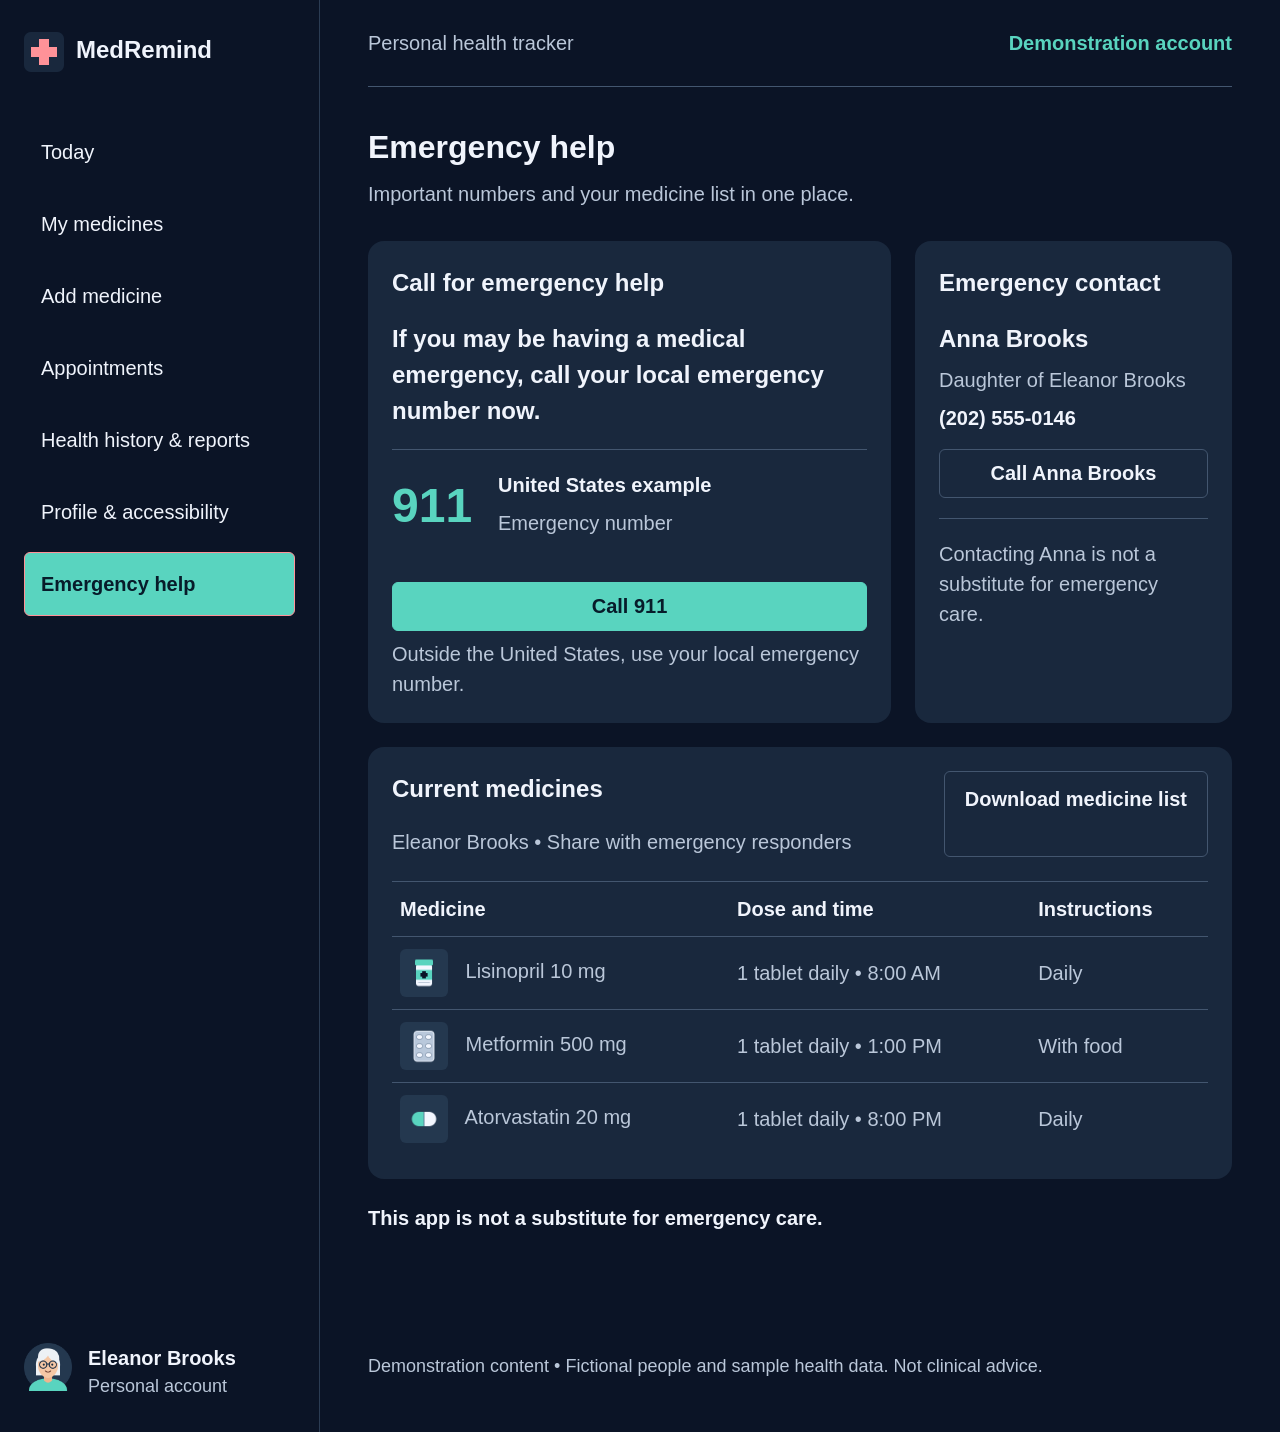
<file: 07-emergency-help/index.html>
<!DOCTYPE html>
<html lang="en">
    <!-- head: sets the page title, character encoding, mobile viewport, icon and stylesheet links. -->
    <head>
        <meta charset="UTF-8">
        <meta name="viewport" content="width=device-width, initial-scale=1.0">
        <title>Emergency help | MedRemind</title>
        <link rel="icon" href="../01-today/assets/logo.png">
        <!-- Loads global.css for shared styles on every page. -->
        <link rel="stylesheet" href="../global.css">
        <!-- Loads this page's style.css for the Emergency help layout. -->
        <link rel="stylesheet" href="style.css">
    </head>
    <!-- body: contains the visible Emergency help page. -->
    <body>
        <!-- div.site: contains the sidebar and the main content column for this page. -->
        <div class="site">
            <!-- aside.sidebar: contains the brand, page navigation and account details. -->
            <aside class="sidebar">
                <!-- a.brand: groups the logo and MedRemind name in a link back to Today. -->
                <a class="brand" href="../index.html"><img class="logo" src="../01-today/assets/logo.png" alt="">MedRemind</a>
                <!-- nav.navigation: contains links to all seven pages; active marks this page and emergency-link outlines Emergency help. -->
                <nav class="navigation">
                    <a class="" href="../index.html">Today</a>
                    <a class="" href="../02-my-medicines/index.html">My medicines</a>
                    <a class="" href="../03-add-medicine/index.html">Add medicine</a>
                    <a class="" href="../04-appointments/index.html">Appointments</a>
                    <a class="" href="../05-health-history/index.html">Health history &amp; reports</a>
                    <a class="" href="../06-profile-accessibility/index.html">Profile &amp; accessibility</a>
                    <a class="active emergency-link" href="../07-emergency-help/index.html">Emergency help</a>
                </nav>
                <!-- div.account: groups Eleanor Brooks's picture, name and account description. -->
                <div class="account">
                    <img class="avatar" src="../01-today/assets/eleanor.png" alt="Eleanor Brooks">
                    <strong>Eleanor Brooks</strong>
                    <p class="muted">Personal account</p>
                </div>
            </aside>
            <!-- div.content: contains the top bar, main page sections and footer beside the sidebar. -->
            <div class="content">
                <!-- header.topbar: groups the tracker label and demonstration-account label. -->
                <header class="topbar">
                    <p class="muted">Personal health tracker</p>
                    <strong>Demonstration account</strong>
                </header>
                <!-- main: contains the Emergency help page content after the shared top bar. -->
                <main>
                    <!-- div.page-heading: groups the page title and subtitle. -->
                    <div class="page-heading">
                        <h1>Emergency help</h1>
                        <p class="subtitle">Important numbers and your medicine list in one place.</p>
                    </div>
                    <!-- div.emergency-layout: places the emergency-number card beside the personal-contact card. -->
                    <div class="emergency-layout">
                        <!-- section.card: contains the Call for emergency help section and its related information. -->
                        <section class="card">
                            <h2>Call for emergency help</h2>
                            <h3>If you may be having a medical emergency, call your local emergency number now.</h3>
                            <hr class="divider">
                            <!-- div.emergency-number: groups the example emergency number with its country and description. -->
                            <div class="emergency-number">
                                <strong class="accent">911</strong>
                                <!-- Unnamed div inside div.emergency-number: groups the country label and emergency-number description. -->
                                <div>
                                    <strong>United States example</strong>
                                    <p class="muted">Emergency number</p>
                                </div>
                            </div>
                            <!-- button.button.primary.full: displays Call 911; disabled keeps this static layout from performing the action. -->
                            <button class="button primary full" type="button" disabled title="Static HTML and CSS layout">Call 911</button>
                            <p class="muted">Outside the United States, use your local emergency number.</p>
                        </section>
                        <!-- section.card: contains the Emergency contact section and its related information. -->
                        <section class="card">
                            <h2>Emergency contact</h2>
                            <h3>Anna Brooks</h3>
                            <p class="muted">Daughter of Eleanor Brooks</p>
                            <p><strong>(202) 555-0146</strong></p>
                            <!-- button.button.full: displays Call Anna Brooks; disabled keeps this static layout from performing the action. -->
                            <button class="button full" type="button" disabled title="Static HTML and CSS layout">Call Anna Brooks</button>
                            <hr class="divider">
                            <p class="muted">Contacting Anna is not a substitute for emergency care.</p>
                        </section>
                    </div>
                    <!-- section.card: contains the Current medicines section and its related information. -->
                    <section class="card">
                        <!-- div.section-heading: groups a section title with its count or action link. -->
                        <div class="section-heading">
                            <!-- Unnamed div inside div.section-heading: groups the Current medicines heading and medicine-list owner. -->
                            <div>
                                <h2>Current medicines</h2>
                                <p class="muted">Eleanor Brooks &bull; Share with emergency responders</p>
                            </div>
                            <!-- a.button: displays the Download medicine list link as a button. -->
                            <a class="button" href="medicine-list.txt" download>Download medicine list</a>
                        </div>
                        <!-- div.table-container: wraps the medicine table so wide rows can scroll on smaller screens. -->
                        <div class="table-container">
                            <!-- table: lists each current medicine with its dose, time and instructions. -->
                            <table>
                                <!-- thead: groups the medicine-table column headings. -->
                                <thead>
                                    <!-- tr: contains the three column headings. -->
                                    <tr>
                                        <th>Medicine</th>
                                        <th>Dose and time</th>
                                        <th>Instructions</th>
                                    </tr>
                                </thead>
                                <!-- tbody: groups the three sample medicine rows. -->
                                <tbody>
                                    <!-- tr: contains the Lisinopril 10 medicine record. -->
                                    <tr>
                                        <td><img class="small-image" src="../01-today/assets/bottle.png" alt=""> Lisinopril 10 mg</td>
                                        <td>1 tablet daily &bull; 8:00 AM</td>
                                        <td>Daily</td>
                                    </tr>
                                    <!-- tr: contains the Metformin 500 medicine record. -->
                                    <tr>
                                        <td><img class="small-image" src="../01-today/assets/blister.png" alt=""> Metformin 500 mg</td>
                                        <td>1 tablet daily &bull; 1:00 PM</td>
                                        <td>With food</td>
                                    </tr>
                                    <!-- tr: contains the Atorvastatin 20 medicine record. -->
                                    <tr>
                                        <td><img class="small-image" src="../01-today/assets/capsule.png" alt=""> Atorvastatin 20 mg</td>
                                        <td>1 tablet daily &bull; 8:00 PM</td>
                                        <td>Daily</td>
                                    </tr>
                                </tbody>
                            </table>
                        </div>
                    </section>
                    <p><strong>This app is not a substitute for emergency care.</strong></p>
                </main>
                <!-- footer: identifies the people and health records as demonstration content. -->
                <footer>
                    Demonstration content &bull; Fictional people and sample health data. Not clinical advice.
                </footer>
            </div>
        </div>
    </body>
</html>
</file>
<file: global.css>
/* *: used on all seven pages; includes padding and borders in element widths, keeping shared layouts within their columns. */
* {
    box-sizing: border-box;
}

/* body: used on all seven pages; sets the dark background, readable text, font and base spacing for every page. */
body {
    margin: 0;
    background-color: #0b1426;
    color: #f0f4fc;
    font-family: Arial, sans-serif;
    font-size: 20px;
    line-height: 1.5;
}

/* h1, h2, h3, p: used on all seven pages; removes default heading and paragraph margins so the layout controls spacing. */
h1, h2, h3, p {
    margin: 0;
}

/* h1: used on all seven pages; sets the main page-title size. */
h1 {
    font-size: 32px;
}

/* h2, h3: used on all seven pages; sets the section and card heading size. */
h2, h3 {
    font-size: 24px;
}

/* a: used on all seven pages; sets readable link text and removes the default underline. */
a {
    color: #f0f4fc;
    text-decoration: none;
}

/* img: used on all seven pages; aligns images with nearby text. */
img {
    vertical-align: middle;
}

/* .muted, .subtitle, footer: used on all seven pages; gives supporting text, page subtitles and footers a softer readable color. */
.muted, .subtitle, footer {
    color: #bac7d9;
}

/* .accent: used on Health history & reports, Emergency help and Today; highlights status text, readings and important numbers in mint. */
.accent {
    color: #59d4bf;
}

/* .site: used on all seven pages; centers the full page and creates the sidebar and content columns. */
.site {
    display: grid;
    grid-template-columns: 320px 1fr;
    max-width: 1440px;
    margin: 0 auto;
}

/* .sidebar: used on all seven pages; stacks the brand, navigation and account area with padding and a right border. */
.sidebar {
    display: flex;
    flex-direction: column;
    padding: 32px 24px;
    border-right: 1px solid #2b3c53;
}

/* .brand: used on all seven pages; makes the sidebar MedRemind name larger and bold. */
.brand {
    font-size: 24px;
    font-weight: bold;
}

/* .brand img: used on all seven pages; sizes the sidebar logo and separates it from the brand name. */
.brand img {
    width: 40px;
    height: 40px;
    margin-right: 12px;
}

/* .navigation: used on all seven pages; separates the sidebar page links from the brand. */
.navigation {
    margin-top: 48px;
}

/* .navigation a: used on all seven pages; gives each sidebar link its own padded, rounded row. */
.navigation a {
    display: block;
    padding: 16px;
    margin-bottom: 8px;
    border: 1px solid transparent;
    border-radius: 6px;
}

/* .navigation a:hover: used on all seven pages; highlights a sidebar link when the pointer is over it. */
.navigation a:hover {
    background-color: #19283d;
}

/* .navigation .active: used on all seven pages; highlights the link for the current page. */
.navigation .active {
    background-color: #59d4bf;
    color: #071c2a;
    font-weight: bold;
}

/* .navigation .emergency-link: used on all seven pages; outlines the Emergency help link in red. */
.navigation .emergency-link {
    border-color: #ff9298;
}

/* .account: used on all seven pages; places the sidebar account details below the navigation. */
.account {
    margin-top: auto;
    padding-top: 80px;
}

/* .account img: used on all seven pages; sizes the account picture and places the name and description beside it. */
.account img {
    width: 48px;
    height: 48px;
    float: left;
    margin-right: 16px;
}

/* .account p: used on all seven pages; makes the sidebar account description smaller. */
.account p {
    font-size: 18px;
}

/* .content: used on all seven pages; pads the content column and lets it fit inside the page grid. */
.content {
    min-width: 0;
    padding: 28px 48px;
}

/* .topbar: used on all seven pages; separates the tracker and account labels across a bordered row. */
.topbar {
    display: flex;
    justify-content: space-between;
    border-bottom: 1px solid #43566f;
    padding-bottom: 28px;
}

/* .topbar strong: used on all seven pages; highlights the demonstration-account label. */
.topbar strong {
    color: #59d4bf;
}

/* main: used on all seven pages; separates the main page content from the top bar. */
main {
    padding-top: 36px;
}

/* .page-heading: used on all seven pages; adds space below the page title and subtitle group. */
.page-heading {
    margin-bottom: 32px;
}

/* .subtitle: used on all seven pages; adds space between a page title and its description. */
.subtitle {
    margin-top: 8px;
}

/* .section-heading: used on My medicines, Appointments, Health history & reports, Emergency help and Today; places section titles beside their counts or action links. */
.section-heading {
    display: flex;
    justify-content: space-between;
    margin-bottom: 24px;
}

/* .card: used on all seven pages; gives information panels a dark surface, padding, rounded corners and separation. */
.card {
    background-color: #19283d;
    padding: 24px;
    border-radius: 16px;
    margin-bottom: 24px;
}

/* .card h2: used on Add medicine, Appointments, Profile & accessibility, Emergency help and Today; separates a card heading from the content below it. */
.card h2 {
    margin-bottom: 20px;
}

/* .card p: used on all seven pages; adds space above paragraphs inside information cards. */
.card p {
    margin-top: 8px;
}

/* .card-image: used on My medicines, Add medicine, Health history & reports and Today; sizes medicine and report illustrations on a raised dark background. */
.card-image {
    width: 80px;
    height: 80px;
    padding: 8px;
    background-color: #24384f;
    border-radius: 12px;
}

/* .portrait: used on Appointments, Profile & accessibility and Today; sizes the doctor and profile portraits. */
.portrait {
    width: 96px;
    height: 96px;
}

/* .button: used on all seven pages; gives action links, buttons and report summaries a shared padded button style. */
.button {
    display: inline-block;
    border: 1px solid #43566f;
    border-radius: 6px;
    background-color: #19283d;
    color: #f0f4fc;
    font-family: Arial, sans-serif;
    font-size: 20px;
    font-weight: bold;
    padding: 12px 20px;
    text-align: center;
}

/* .primary: used on My medicines, Add medicine, Profile & accessibility, Emergency help and Today; highlights the main action with a mint background and dark text. */
.primary {
    background-color: #59d4bf;
    border-color: #59d4bf;
    color: #071c2a;
}

/* .button:hover: used on all seven pages; highlights the border of a button-style control under the pointer. */
.button:hover {
    border-color: #59d4bf;
}

/* a:focus, button:focus, input:focus, textarea:focus, select:focus, summary:focus: used on all seven pages; adds a visible mint outline to the control selected with the keyboard. */
a:focus, button:focus, input:focus, textarea:focus, select:focus, summary:focus {
    outline: 3px solid #59d4bf;
}

/* .full: used on Emergency help and Today; makes a button-style control fill its container width. */
.full {
    width: 100%;
}

/* .divider: used on My medicines, Add medicine, Appointments, Profile & accessibility, Emergency help and Today; draws a horizontal separator inside information cards. */
.divider {
    border: 0;
    border-top: 1px solid #43566f;
    margin: 20px 0;
}

/* .note: used on Add medicine, Health history & reports, Profile & accessibility and Today; styles supporting instructions beneath cards and forms. */
.note {
    color: #bac7d9;
    margin-top: 24px;
}

/* footer: used on all seven pages; separates and sizes the demonstration-content notice below the page. */
footer {
    margin-top: 120px;
    padding-bottom: 24px;
    font-size: 18px;
}

/* .field: used on Add medicine; separates each medicine-entry label and control group. */
.field {
    margin-bottom: 20px;
}

/* .field label: used on Add medicine; puts each medicine-entry label above its control in bold text. */
.field label {
    display: block;
    font-weight: bold;
    margin-bottom: 8px;
}

/* .field input, .field textarea, .field select: used on Add medicine; gives form controls full width, padding, dark backgrounds and readable text. */
.field input, .field textarea, .field select {
    width: 100%;
    padding: 14px;
    border: 1px solid #43566f;
    border-radius: 6px;
    background-color: #0b1426;
    color: #f0f4fc;
    font-family: Arial, sans-serif;
    font-size: 20px;
}

/* .field textarea: used on Add medicine; provides extra height for the medicine instructions. */
.field textarea {
    height: 120px;
}

/* .field-pair: used on Add medicine; places related medicine-entry fields in two equally sized columns. */
.field-pair {
    display: grid;
    grid-template-columns: 1fr 1fr;
    gap: 24px;
}

/* .form-actions: used on Add medicine; separates the medicine form actions from the input fields with a top border. */
.form-actions {
    border-top: 1px solid #43566f;
    padding-top: 24px;
}

/* .form-actions .button: used on Add medicine; adds space between Save medicine and Cancel. */
.form-actions .button {
    margin-right: 8px;
}

/* @media (max-width: 1100px): applies the following layout changes on screens up to 1100px wide. */
@media (max-width: 1100px) {
    /* .site: used on all seven pages; narrows the shared sidebar column to leave more room for content on screens up to 1100px. */
    .site {
        grid-template-columns: 260px 1fr;
    }

    /* .content: used on all seven pages; reduces the padding around the page content on screens up to 1100px. */
    .content {
        padding: 24px;
    }

    /* .topbar: used on all seven pages; stacks the tracker and account labels on screens up to 1100px. */
    .topbar {
        display: block;
    }

}

/* @media (max-width: 800px): applies the following layout changes on screens up to 800px wide. */
@media (max-width: 800px) {
    /* .site: used on all seven pages; stacks the shared page areas in one column on screens up to 800px. */
    .site {
        display: block;
    }

    /* .sidebar: used on all seven pages; moves the sidebar border below the navigation and reduces its padding on screens up to 800px. */
    .sidebar {
        padding: 24px;
        border-right: 0;
        border-bottom: 1px solid #2b3c53;
    }

    /* .navigation: used on all seven pages; reduces the gap above the page links on screens up to 800px. */
    .navigation {
        margin-top: 24px;
    }

    /* .navigation a: used on all seven pages; reduces padding inside the page links on screens up to 800px. */
    .navigation a {
        padding: 12px;
    }

    /* .account: used on all seven pages; hides the sidebar account block to save screen space on screens up to 800px. */
    .account {
        display: none;
    }

    /* .content: used on all seven pages; reduces the padding around the page content on screens up to 800px. */
    .content {
        padding: 24px 16px;
    }

    /* h1: used on all seven pages; reduces the page-title size on screens up to 800px. */
    h1 {
        font-size: 28px;
    }

    /* .section-heading: used on My medicines, Appointments, Health history & reports, Emergency help and Today; stacks section titles and their counts or action links on screens up to 800px. */
    .section-heading {
        display: block;
    }

    /* .field-pair: used on Add medicine; stacks paired medicine-entry fields in one column on screens up to 800px. */
    .field-pair {
        grid-template-columns: 1fr;
        gap: 0;
    }

    /* footer: used on all seven pages; reduces the gap above the footer notice on screens up to 800px. */
    footer {
        margin-top: 64px;
    }

}

/* Print: switches every page to a light, readable paper layout. */
@media print {
    /* body: used on all seven pages; prints every page with a white background and black text. */
    body {
        background-color: white;
        color: black;
    }

    /* .site: used on all seven pages; prints the page content in a single column. */
    .site {
        display: block;
    }

    /* .sidebar, .topbar, .button: used on all seven pages; hides navigation, the top bar and action controls on printed pages. */
    .sidebar, .topbar, .button {
        display: none;
    }

    /* .card: used on all seven pages; prints information cards with white backgrounds and visible borders. */
    .card {
        background-color: white;
        border: 1px solid #777;
    }

    /* .field input, .field select, .field textarea, .choice: used on Add medicine and Profile & accessibility; prints form fields and preference rows with light backgrounds and dark text. */
    .field input, .field select, .field textarea, .choice {
        background-color: white;
        color: black;
        border-color: #777;
    }

    /* .muted, .subtitle, .note, footer: used on all seven pages; keeps supporting text readable on white printed pages. */
    .muted, .subtitle, .note, footer {
        color: #333;
    }

    /* .accent: used on Health history & reports, Emergency help and Today; uses a darker green that stays readable on white paper. */
    .accent {
        color: #146754;
    }

}
</file>
<file: 01-today/style.css>
/* .today-layout: used on Today; places the daily medicine cards beside the summary cards. */
.today-layout {
    display: grid;
    grid-template-columns: 1.65fr 1fr;
    gap: 24px;
}

/* .dose-top: used on Today; places the medicine image, description and time in three columns. */
.dose-top {
    display: grid;
    grid-template-columns: 80px 1fr 90px;
    gap: 16px;
}

/* .dose-top h3: used on Today; sets the medicine-name heading size inside a daily dose card. */
.dose-top h3 {
    font-size: 22px;
}

/* .dose-time: used on Today; sizes and vertically positions the scheduled dose time. */
.dose-time {
    font-size: 18px;
    padding-top: 24px;
}

/* .dose-bottom: used on Today; separates the dose status and action in a bordered row. */
.dose-bottom {
    display: flex;
    justify-content: space-between;
    border-top: 1px solid #43566f;
    padding-top: 16px;
    margin-top: 20px;
}

/* .dose-bottom strong: used on Today; aligns the dose status with the button text. */
.dose-bottom strong {
    padding-top: 12px;
}

/* .progress-number: used on Today; makes the daily progress count larger and bold. */
.progress-number {
    font-size: 32px;
    font-weight: bold;
}

/* .progress-bars: used on Today; arranges the three daily progress segments with equal widths and gaps. */
.progress-bars {
    display: grid;
    grid-template-columns: 1fr 1fr 1fr;
    gap: 8px;
    margin: 16px 0;
}

/* .progress-bars span: used on Today; draws each rounded progress segment in the remaining-dose color. */
.progress-bars span {
    display: block;
    height: 12px;
    border-radius: 6px;
    background-color: #50647e;
}

/* .progress-bars .complete: used on Today; colors the completed-dose segment mint. */
.progress-bars .complete {
    background-color: #59d4bf;
}

/* .doctor-row: used on Today; places the next-appointment portrait beside the doctor details. */
.doctor-row {
    display: grid;
    grid-template-columns: 80px 1fr;
    gap: 16px;
}

/* .doctor-row .portrait: used on Today; fits the doctor portrait into the next-appointment row. */
.doctor-row .portrait {
    width: 80px;
    height: 80px;
}

/* .today-layout .full: used on Today; separates the View appointments link from the appointment details. */
.today-layout .full {
    margin-top: 20px;
}

/* @media (max-width: 1250px): applies the following layout changes on screens up to 1250px wide. */
@media (max-width: 1250px) {
    /* .today-layout: used on Today; stacks the medicine list and summary cards in one column on screens up to 1250px. */
    .today-layout {
        grid-template-columns: 1fr;
    }

}

/* @media (max-width: 500px): applies the following layout changes on screens up to 500px wide. */
@media (max-width: 500px) {
    /* .dose-top: used on Today; puts the medicine image and description in two columns, with time on the next row on screens up to 500px. */
    .dose-top {
        grid-template-columns: 64px 1fr;
    }

    /* .dose-top .card-image: used on Today; reduces the medicine image size on screens up to 500px. */
    .dose-top .card-image {
        width: 64px;
        height: 64px;
    }

    /* .dose-time: used on Today; removes the top spacing from the dose time on screens up to 500px. */
    .dose-time {
        padding-top: 0;
    }

    /* .dose-bottom: used on Today; stacks the dose status and action on screens up to 500px. */
    .dose-bottom {
        display: block;
    }

    /* .dose-bottom .button: used on Today; places the dose action on its own full-width row on screens up to 500px. */
    .dose-bottom .button {
        display: block;
        margin-top: 12px;
        width: 100%;
    }

}
</file>
<file: 02-my-medicines/style.css>
/* .medicine-row: used on My medicines; places the medicine image, name, schedule and instructions in columns. */
.medicine-row {
    display: grid;
    grid-template-columns: 80px 1.4fr 1fr 1.4fr;
    gap: 24px;
}

/* .medicine-row h3: used on My medicines; adds space above the medicine name within its row. */
.medicine-row h3 {
    margin-top: 8px;
}

/* @media (max-width: 1200px): applies the following layout changes on screens up to 1200px wide. */
@media (max-width: 1200px) {
    /* .medicine-row: used on My medicines; uses two columns for the medicine image and details on screens up to 1200px. */
    .medicine-row {
        grid-template-columns: 80px 1fr;
    }

}

/* @media (max-width: 500px): applies the following layout changes on screens up to 500px wide. */
@media (max-width: 500px) {
    /* .medicine-row: used on My medicines; stacks the medicine image and all detail groups on screens up to 500px. */
    .medicine-row {
        display: block;
    }

    /* .medicine-row div: used on My medicines; adds space between stacked medicine-detail groups on screens up to 500px. */
    .medicine-row div {
        margin-top: 16px;
    }

}
</file>
<file: 03-add-medicine/style.css>
/* .add-layout: used on Add medicine; places the medicine form beside its label-checking instructions. */
.add-layout {
    display: grid;
    grid-template-columns: 2fr 1fr;
    gap: 24px;
}

/* .add-layout aside: used on Add medicine; lets the label-checking card keep an automatic height. */
.add-layout aside {
    height: auto;
}

/* @media (max-width: 1100px): applies the following layout changes on screens up to 1100px wide. */
@media (max-width: 1100px) {
    /* .add-layout: used on Add medicine; stacks the medicine form and instruction card on screens up to 1100px. */
    .add-layout {
        grid-template-columns: 1fr;
    }

}
</file>
<file: 04-appointments/style.css>
/* .appointment-row: used on Appointments; places the doctor portrait, visit description and appointment time in columns. */
.appointment-row {
    display: grid;
    grid-template-columns: 96px 1fr 280px;
    gap: 24px;
}

/* .appointment-row h3: used on Appointments; adds space above the doctor name in an appointment row. */
.appointment-row h3 {
    margin-top: 12px;
}

/* .visit-card .button: used on Appointments; separates the medicine and report links inside the visit-preparation card. */
.visit-card .button {
    margin-top: 16px;
    margin-right: 8px;
}

/* @media (max-width: 1150px): applies the following layout changes on screens up to 1150px wide. */
@media (max-width: 1150px) {
    /* .appointment-row: used on Appointments; stacks the doctor portrait, visit details and appointment time on screens up to 1150px. */
    .appointment-row {
        grid-template-columns: 1fr;
    }

}
</file>
<file: 05-health-history/style.css>
/* .reading-title: used on Health history; separates Recent health readings from the reading cards. */
.reading-title {
    margin-bottom: 24px;
}

/* .readings: used on Health history; places the two recent health-reading cards side by side. */
.readings {
    display: grid;
    grid-template-columns: 1fr 1fr;
    gap: 24px;
}

/* .reading-value: used on Health history; makes the measured health-reading number larger. */
.reading-value {
    font-size: 32px;
}

/* .report-row: used on Health history; places the report image, document details and preview control in columns. */
.report-row {
    display: grid;
    grid-template-columns: 80px 1fr 170px;
    gap: 24px;
}

/* .report-row summary: used on Health history; shows a pointer cursor over the report-preview heading. */
.report-row summary {
    cursor: pointer;
}

/* @media (max-width: 1150px): applies the following layout changes on screens up to 1150px wide. */
@media (max-width: 1150px) {
    /* .report-row: used on Health history; stacks the report image, details and preview on screens up to 1150px. */
    .report-row {
        grid-template-columns: 1fr;
    }

}

/* @media (max-width: 800px): applies the following layout changes on screens up to 800px wide. */
@media (max-width: 800px) {
    /* .readings: used on Health history; stacks the two health-reading cards on screens up to 800px. */
    .readings {
        grid-template-columns: 1fr;
    }

}
</file>
<file: 06-profile-accessibility/style.css>
/* .profile-layout: used on Profile & accessibility; places profile and emergency-contact cards beside the preference form. */
.profile-layout {
    display: grid;
    grid-template-columns: 2fr 3fr;
    gap: 24px;
}

/* .profile-card h3: used on Profile & accessibility; separates the profile name from its portrait. */
.profile-card h3 {
    margin-top: 16px;
}

/* fieldset: used on Profile & accessibility; removes the default border and spacing around the text-size options. */
fieldset {
    border: 0;
    padding: 0;
    margin: 0;
}

/* legend: used on Profile & accessibility; emphasizes and separates the Text size group label. */
legend {
    font-weight: bold;
    margin-bottom: 12px;
}

/* .choice: used on Profile & accessibility; gives each accessibility or reminder option a padded dark row. */
.choice {
    display: block;
    background-color: #0b1426;
    border: 1px solid #43566f;
    border-radius: 6px;
    padding: 12px;
    margin-bottom: 12px;
}

/* .choice input: used on Profile & accessibility; sizes radio buttons and checkboxes and aligns them with their option text. */
.choice input {
    width: 18px;
    height: 18px;
    vertical-align: middle;
}

/* @media (max-width: 1100px): applies the following layout changes on screens up to 1100px wide. */
@media (max-width: 1100px) {
    /* .profile-layout: used on Profile & accessibility; stacks the profile cards and preference controls on screens up to 1100px. */
    .profile-layout {
        grid-template-columns: 1fr;
    }

}
</file>
<file: 07-emergency-help/style.css>
/* .emergency-layout: used on Emergency help; places the emergency-number and personal-contact cards side by side. */
.emergency-layout {
    display: grid;
    grid-template-columns: 1.65fr 1fr;
    gap: 24px;
}

/* .emergency-number: used on Emergency help; places the large emergency number beside its country description. */
.emergency-number {
    display: grid;
    grid-template-columns: 90px 1fr;
    gap: 16px;
    margin-bottom: 24px;
}

/* .emergency-number .accent: used on Emergency help; makes the example emergency number prominent. */
.emergency-number .accent {
    font-size: 48px;
}

/* .emergency-layout .button: used on Emergency help; separates the call buttons from the information above them. */
.emergency-layout .button {
    margin-top: 16px;
}

/* .table-container: used on Emergency help; allows the emergency medicine table to scroll horizontally when needed. */
.table-container {
    overflow-x: auto;
}

/* table: used on Emergency help; fills the medicine-table container and joins adjacent cell borders. */
table {
    width: 100%;
    border-collapse: collapse;
}

/* th, td: used on Emergency help; aligns medicine-table text left and adds cell padding and row separators. */
th, td {
    text-align: left;
    padding: 12px 8px;
    border-top: 1px solid #43566f;
}

/* td: used on Emergency help; uses a softer readable color for medicine-table records. */
td {
    color: #bac7d9;
}

/* .small-image: used on Emergency help; sizes and separates the medicine illustration in each table row. */
.small-image {
    width: 48px;
    height: 48px;
    padding: 6px;
    background-color: #24384f;
    border-radius: 6px;
    margin-right: 12px;
}

/* @media (max-width: 1100px): applies the following layout changes on screens up to 1100px wide. */
@media (max-width: 1100px) {
    /* .emergency-layout: used on Emergency help; stacks the emergency-number and personal-contact cards on screens up to 1100px. */
    .emergency-layout {
        grid-template-columns: 1fr;
    }

}

/* @media (max-width: 800px): applies the following layout changes on screens up to 800px wide. */
@media (max-width: 800px) {
    /* table: used on Emergency help; keeps medicine columns readable while the surrounding container scrolls on screens up to 800px. */
    table {
        min-width: 680px;
    }

}
</file>
